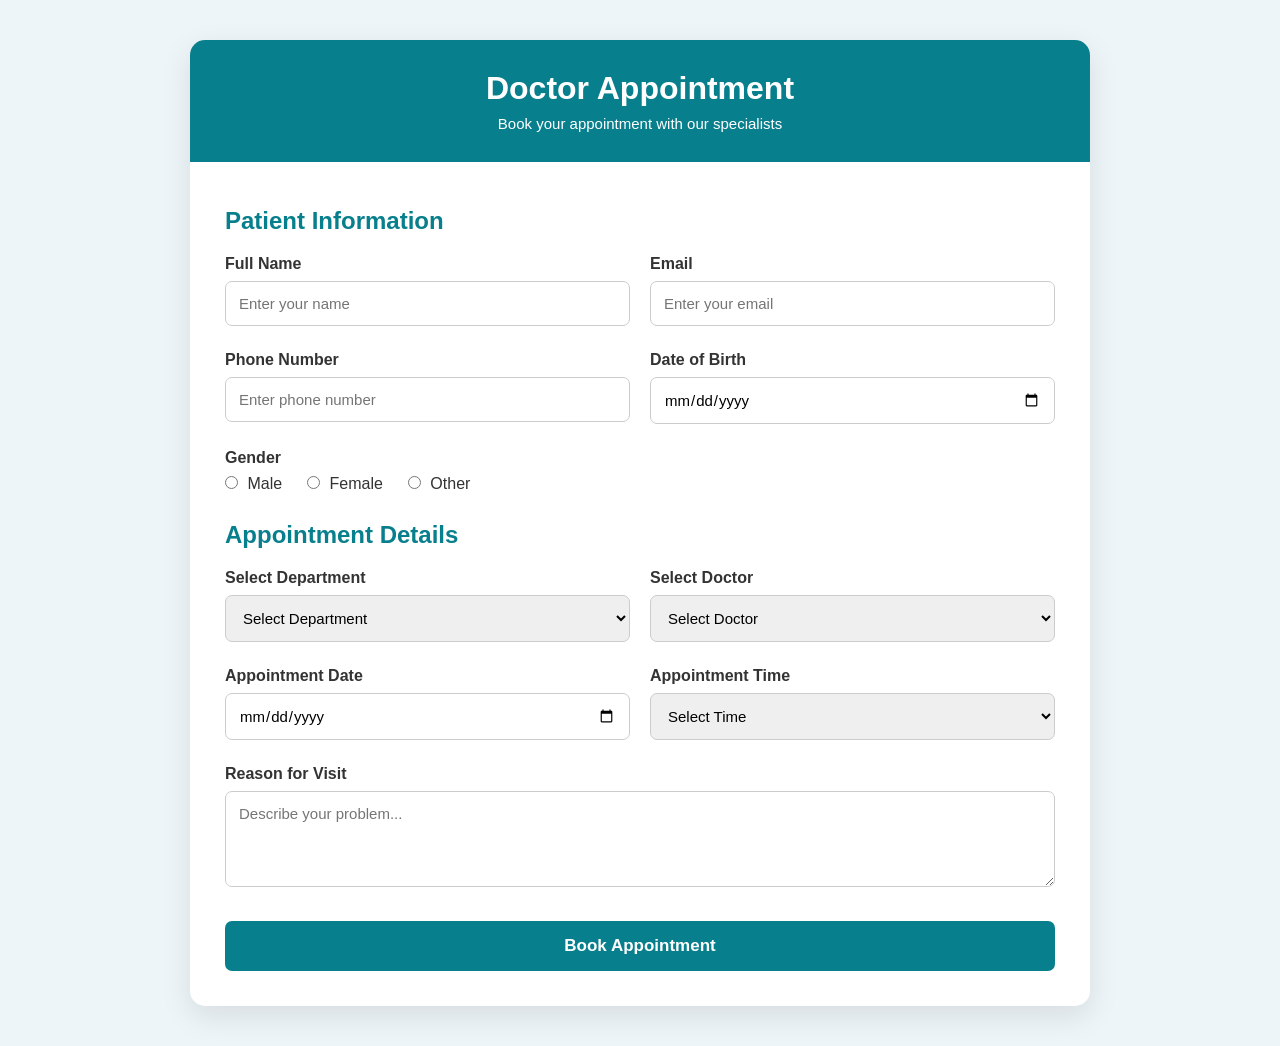
<file: index.html>
<!DOCTYPE html>
<html lang="en">
<head>
    <meta charset="UTF-8">
    <meta name="viewport" content="width=device-width, initial-scale=1.0">
    <title>Doctor Appointment</title>
    <link rel="stylesheet" href="style.css">
</head>
<body>

    <div class="container">

        <div class="header">
            <h1>Doctor Appointment</h1>
            <p>Book your appointment with our specialists</p>
        </div>

        <form id="appointmentForm">

            <h2>Patient Information</h2>

            <div class="form-row">
                <div class="form-group">
                    <label>Full Name</label>
                    <input type="text" id="name" placeholder="Enter your name">
                    <small id="nameError"></small>
                </div>

                <div class="form-group">
                    <label>Email</label>
                    <input type="email" id="email" placeholder="Enter your email">
                    <small id="emailError"></small>
                </div>
            </div>

            <div class="form-row">
                <div class="form-group">
                    <label>Phone Number</label>
                    <input type="tel" id="phone" placeholder="Enter phone number">
                    <small id="phoneError"></small>
                </div>

                <div class="form-group">
                    <label>Date of Birth</label>
                    <input type="date" id="dob">
                    <small id="dobError"></small>
                </div>
            </div>

            <div class="form-group">
                <label>Gender</label>

                <div class="gender">
                    <label>
                        <input type="radio" name="gender" value="Male">
                        Male
                    </label>

                    <label>
                        <input type="radio" name="gender" value="Female">
                        Female
                    </label>

                    <label>
                        <input type="radio" name="gender" value="Other">
                        Other
                    </label>
                </div>
            </div>

            <h2>Appointment Details</h2>

            <div class="form-row">
                <div class="form-group">
                    <label>Select Department</label>

                    <select id="department">
                        <option value="">Select Department</option>
                        <option value="Cardiology">Cardiology</option>
                        <option value="Dermatology">Dermatology</option>
                        <option value="Neurology">Neurology</option>
                        <option value="Orthopedics">Orthopedics</option>
                        <option value="Dentist">Dentist</option>
                    </select>

                    <small id="departmentError"></small>
                </div>

                <div class="form-group">
                    <label>Select Doctor</label>

                    <select id="doctor">
                        <option value="">Select Doctor</option>
                        <option value="Dr. Sharma">Dr. Sharma</option>
                        <option value="Dr. Priya">Dr. Priya</option>
                        <option value="Dr. Raj">Dr. Raj</option>
                        <option value="Dr. Anjali">Dr. Anjali</option>
                    </select>

                    <small id="doctorError"></small>
                </div>
            </div>

            <div class="form-row">
                <div class="form-group">
                    <label>Appointment Date</label>
                    <input type="date" id="appointmentDate">
                    <small id="dateError"></small>
                </div>

                <div class="form-group">
                    <label>Appointment Time</label>
                    <select id="time">
                        <option value="">Select Time</option>
                        <option value="10:00 AM">10:00 AM</option>
                        <option value="11:00 AM">11:00 AM</option>
                        <option value="12:00 PM">12:00 PM</option>
                        <option value="02:00 PM">02:00 PM</option>
                        <option value="03:00 PM">03:00 PM</option>
                        <option value="04:00 PM">04:00 PM</option>
                    </select>

                    <small id="timeError"></small>
                </div>
            </div>

            <div class="form-group">
                <label>Reason for Visit</label>
                <textarea id="message" rows="4"
                    placeholder="Describe your problem..."></textarea>
            </div>

            <button type="submit">Book Appointment</button>

        </form>

        <div id="successMessage" class="success">
            <h2>Appointment Booked Successfully!</h2>
            <p id="appointmentInfo"></p>
        </div>

    </div>

    <script src="script.js"></script>

</body>
</html>
</file>
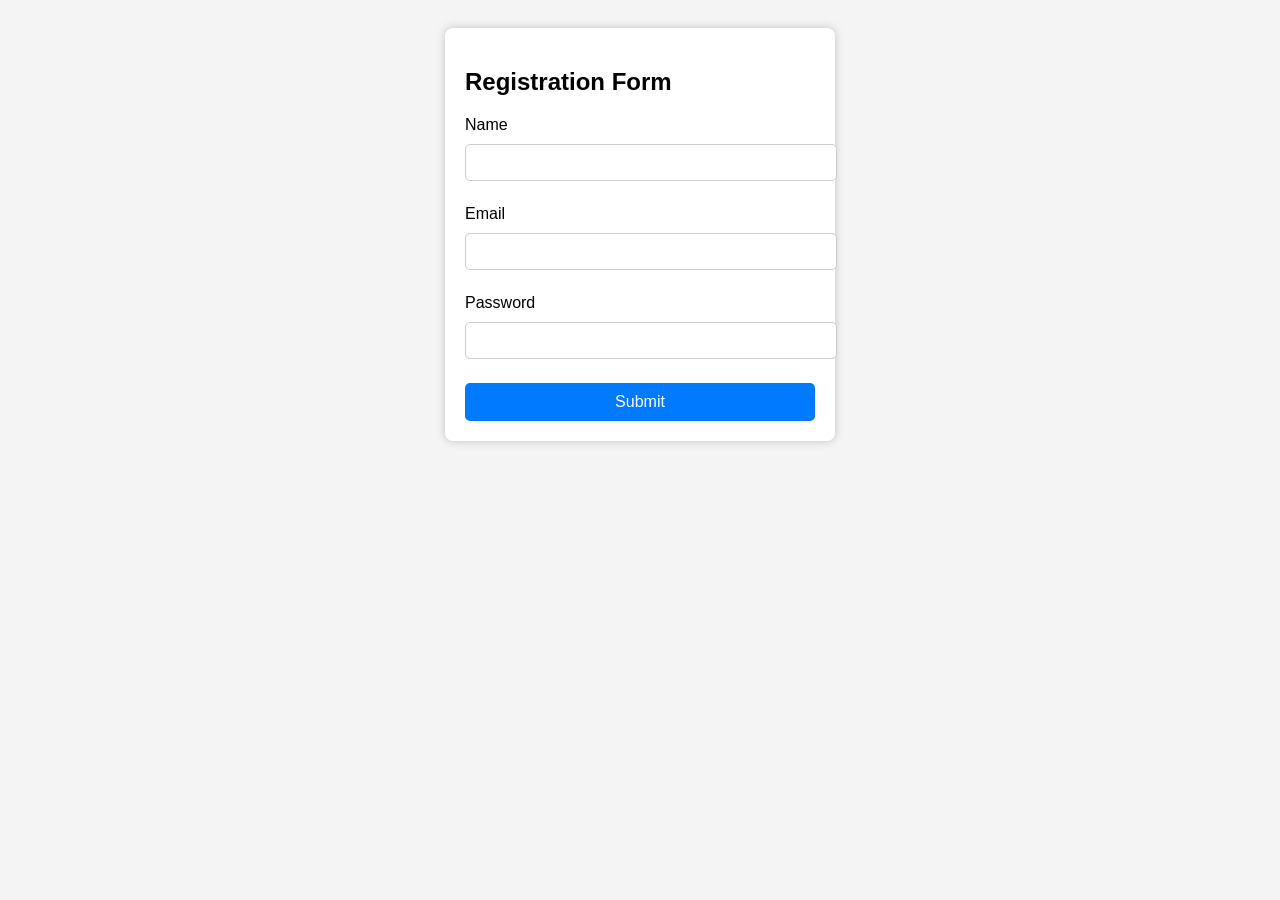
<file: form.html>
<!DOCTYPE html>
<html lang="en">
<head>
    <meta charset="UTF-8">
    <meta name="viewport" content="width=device-width, initial-scale=1.0">
    <title>Form Validation Example</title>

    <style>
        body {
            font-family: Arial, sans-serif;
            background: #f4f4f4;
            padding: 20px;
        }

        .container {
            width: 350px;
            margin: auto;
            background: white;
            padding: 20px;
            border-radius: 8px;
            box-shadow: 0 0 10px rgba(0,0,0,0.2);
        }

        input {
            width: 100%;
            padding: 10px;
            margin: 10px 0;
            border: 1px solid #ccc;
            border-radius: 5px;
        }

        .error {
            color: red;
            font-size: 14px;
        }

        button {
            width: 100%;
            padding: 10px;
            background: #007bff;
            color: white;
            border: none;
            border-radius: 5px;
            cursor: pointer;
            font-size: 16px;
        }

        button:hover {
            background: #0056b3;
        }
    </style>

</head>
<body>

    <div class="container">
        <h2>Registration Form</h2>

        <form id="myForm" onsubmit="return validateForm()">

            <label>Name</label>
            <input type="text" id="name">
            <p id="nameError" class="error"></p>

            <label>Email</label>
            <input type="text" id="email">
            <p id="emailError" class="error"></p>

            <label>Password</label>
            <input type="password" id="password">
            <p id="passwordError" class="error"></p>

            <button type="submit" onblur="">Submit</button>
        </form>
    </div>

    <script>
        function validateForm() {

            let name = document.getElementById("name").value.trim();
            let email = document.getElementById("email").value.trim();
            let password = document.getElementById("password").value.trim();

            let nameError = document.getElementById("nameError");
            let emailError = document.getElementById("emailError");
            let passwordError = document.getElementById("passwordError");

            let isValid = true;

            // Reset old errors
            nameError.textContent = "";
            emailError.textContent = "";
            passwordError.textContent = "";

            // Name Validation
            if (name === "") {
                nameError.textContent = "Name cannot be empty";
                isValid = false;
            }

            // Email Validation
            let emailPattern = /^[^\s@]+@[^\s@]+\.[^\s@]+$/;
            if (email === "") {
                emailError.textContent = "Email cannot be empty";
                isValid = false;
            } else if (!emailPattern.test(email)) {
                emailError.textContent = "Enter a valid email address";
                isValid = false;
            }

            // Password Validation
            if (password === "") {
                passwordError.textContent = "Password cannot be empty";
                isValid = false;
            } else if (password.length < 6) {
                passwordError.textContent = "Password must be at least 6 characters";
                isValid = false;
            }

            return isValid;
        }
    </script>

</body>
</html>
</file>
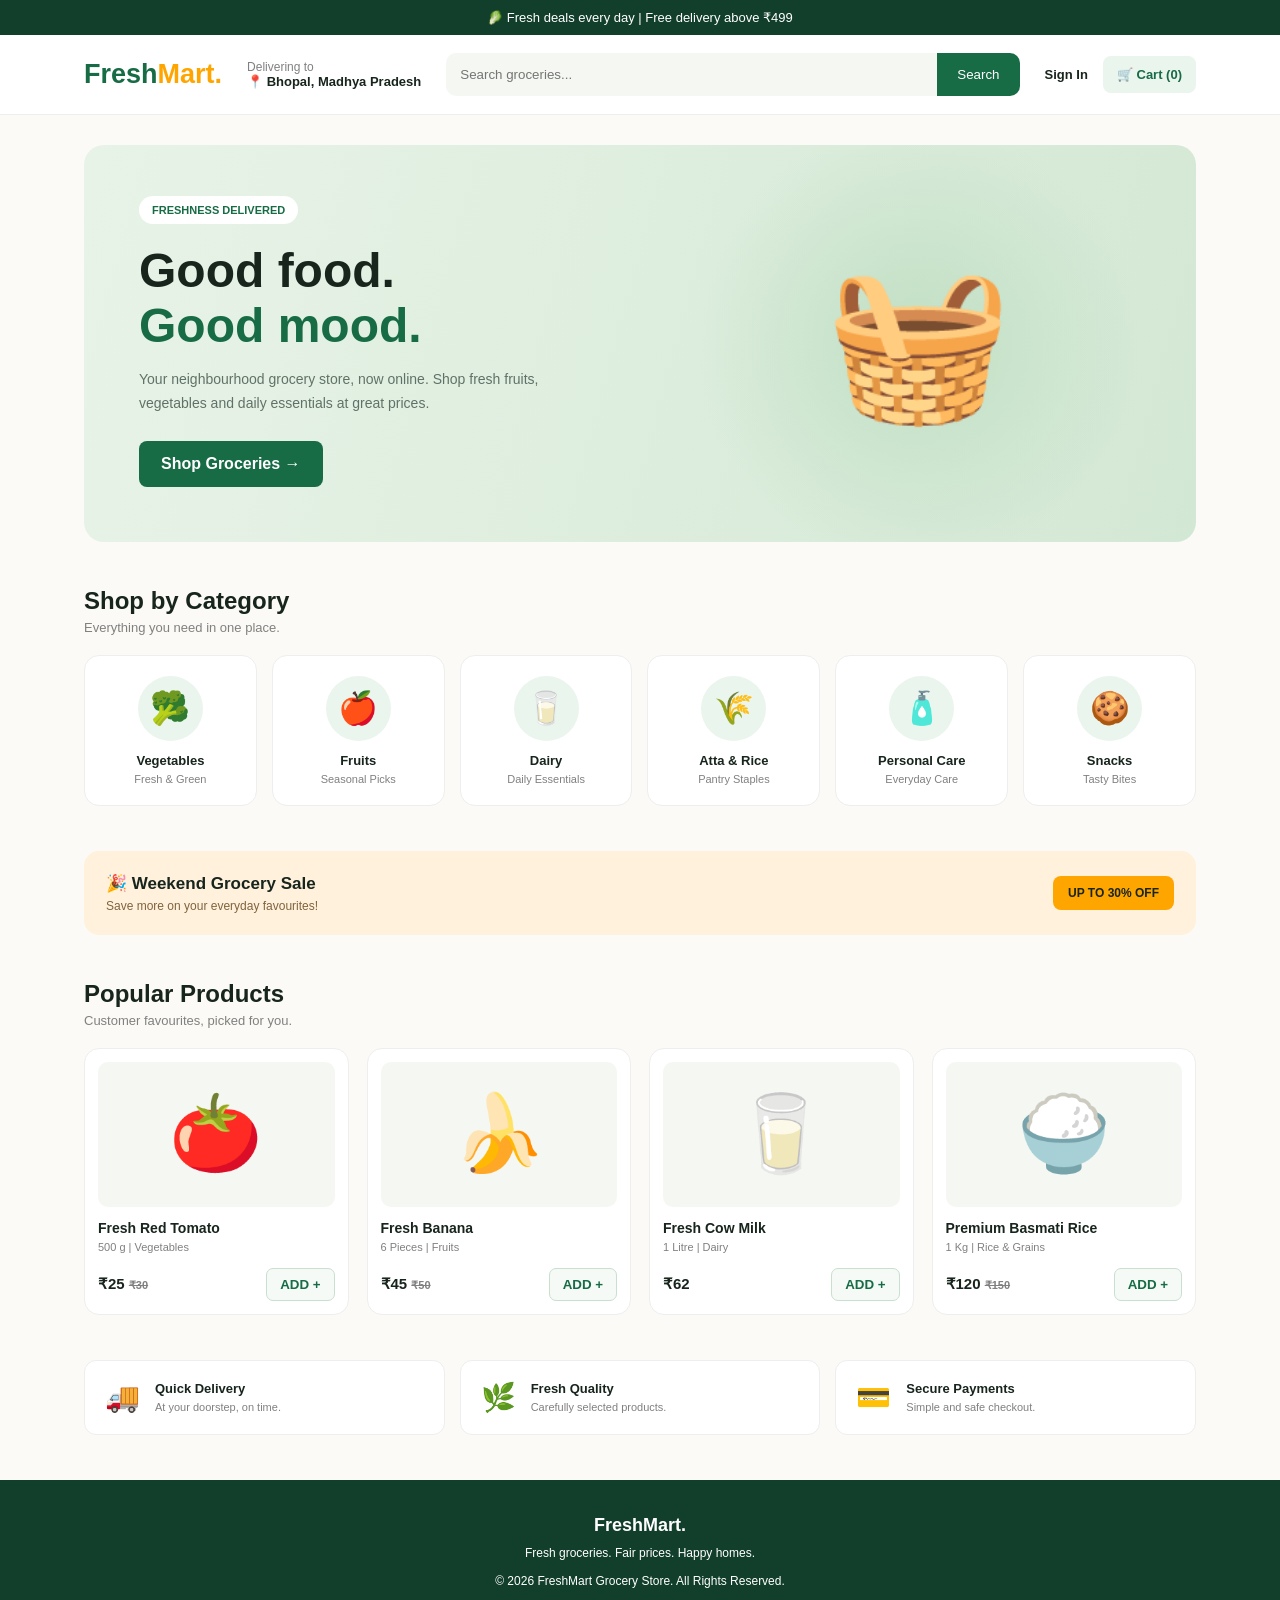
<file: kirana.html>
<!DOCTYPE html>
<html lang="en">
<head>
    <meta charset="UTF-8">
    <meta name="viewport" content="width=device-width, initial-scale=1.0">
    <title>FreshMart - Grocery Store</title>

    <style>
        * {
            margin: 0;
            padding: 0;
            box-sizing: border-box;
        }

        body {
            font-family: Arial, sans-serif;
            background: #fbfaf6;
            color: #17251d;
        }

        a {
            text-decoration: none;
            color: inherit;
        }

        /* Top Bar */
        .topbar {
            background: #123f2c;
            color: white;
            text-align: center;
            padding: 10px;
            font-size: 13px;
        }

        /* Navbar */
        header {
            background: white;
            border-bottom: 1px solid #eee;
            position: sticky;
            top: 0;
            z-index: 10;
        }

        .navbar {
            max-width: 1160px;
            margin: auto;
            padding: 18px 24px;
            display: flex;
            align-items: center;
            gap: 25px;
        }

        .logo {
            font-size: 27px;
            font-weight: bold;
            color: #176b45;
        }

        .logo span {
            color: orange;
        }

        .location {
            font-size: 12px;
            color: gray;
        }

        .location b {
            display: block;
            color: #17251d;
            font-size: 13px;
        }

        .search {
            flex: 1;
            display: flex;
            background: #f5f7f3;
            border-radius: 10px;
            overflow: hidden;
        }

        .search input {
            width: 100%;
            padding: 14px;
            border: none;
            outline: none;
            background: transparent;
        }

        .search button {
            padding: 12px 20px;
            background: #176b45;
            color: white;
            border: none;
            cursor: pointer;
        }

        .nav-links {
            display: flex;
            align-items: center;
            gap: 15px;
            font-size: 13px;
            font-weight: bold;
        }

        .cart {
            background: #eaf5ee;
            color: #176b45;
            padding: 11px 14px;
            border-radius: 8px;
        }

        /* Hero Section */
        .hero-container {
            max-width: 1160px;
            margin: 30px auto;
            padding: 0 24px;
        }

        .hero {
            min-height: 350px;
            border-radius: 20px;
            background: linear-gradient(
                105deg,
                #e8f3e8,
                #d3e8d4
            );
            display: grid;
            grid-template-columns: 1fr 1fr;
            overflow: hidden;
        }

        .hero-content {
            padding: 55px;
        }

        .tag {
            background: white;
            color: #176b45;
            padding: 8px 13px;
            border-radius: 20px;
            font-size: 11px;
            font-weight: bold;
        }

        .hero h1 {
            font-size: 48px;
            margin: 25px 0 15px;
            line-height: 1.15;
        }

        .hero h1 span {
            color: #176b45;
        }

        .hero p {
            color: #607267;
            font-size: 14px;
            line-height: 1.7;
        }

        .shop-btn {
            display: inline-block;
            margin-top: 25px;
            background: #176b45;
            color: white;
            padding: 14px 22px;
            border-radius: 8px;
            font-weight: bold;
        }

        .hero-image {
            display: flex;
            justify-content: center;
            align-items: center;
            font-size: 150px;
            background: radial-gradient(
                circle,
                #c1dfc4,
                transparent 65%
            );
        }

        /* Common Section */
        .section {
            max-width: 1160px;
            margin: 45px auto;
            padding: 0 24px;
        }

        .section-heading {
            margin-bottom: 20px;
        }

        .section-heading h2 {
            font-size: 24px;
            margin-bottom: 5px;
        }

        .section-heading p {
            color: gray;
            font-size: 13px;
        }

        /* Categories */
        .categories {
            display: grid;
            grid-template-columns: repeat(6, 1fr);
            gap: 15px;
        }

        .category {
            background: white;
            border: 1px solid #eee;
            border-radius: 15px;
            padding: 20px 10px;
            text-align: center;
            transition: 0.3s;
        }

        .category:hover {
            transform: translateY(-5px);
            box-shadow: 0 8px 20px #0001;
        }

        .category-icon {
            width: 65px;
            height: 65px;
            background: #eaf5ee;
            border-radius: 50%;
            display: grid;
            place-items: center;
            margin: auto auto 12px;
            font-size: 32px;
        }

        .category h3 {
            font-size: 13px;
        }

        .category p {
            font-size: 11px;
            color: gray;
            margin-top: 5px;
        }

        /* Offer Banner */
        .offer {
            max-width: 1112px;
            margin: 40px auto;
            padding: 22px;
            background: #fff1dc;
            border-radius: 15px;
            display: flex;
            justify-content: space-between;
            align-items: center;
        }

        .offer h3 {
            font-size: 17px;
        }

        .offer p {
            color: #80633d;
            font-size: 12px;
            margin-top: 5px;
        }

        .discount {
            background: orange;
            padding: 10px 15px;
            border-radius: 8px;
            font-size: 12px;
            font-weight: bold;
        }

        /* Products */
        .products {
            display: grid;
            grid-template-columns: repeat(4, 1fr);
            gap: 18px;
        }

        .product {
            background: white;
            border: 1px solid #eee;
            padding: 13px;
            border-radius: 15px;
            transition: 0.3s;
        }

        .product:hover {
            transform: translateY(-5px);
            box-shadow: 0 8px 20px #0001;
        }

        .product-image {
            height: 145px;
            background: #f5f8f2;
            border-radius: 10px;
            display: grid;
            place-items: center;
            font-size: 75px;
        }

        .product h3 {
            font-size: 14px;
            margin-top: 13px;
        }

        .weight {
            font-size: 11px;
            color: gray;
            margin-top: 5px;
        }

        .price-row {
            display: flex;
            justify-content: space-between;
            align-items: center;
            margin-top: 15px;
        }

        .price {
            font-size: 15px;
            font-weight: bold;
        }

        .old-price {
            color: gray;
            text-decoration: line-through;
            font-size: 11px;
        }

        .add-btn {
            background: #f5faf6;
            color: #176b45;
            border: 1px solid #c9dfd0;
            padding: 8px 13px;
            border-radius: 7px;
            font-weight: bold;
            cursor: pointer;
        }

        /* Benefits */
        .benefits {
            max-width: 1160px;
            margin: 45px auto;
            padding: 0 24px;
            display: grid;
            grid-template-columns: repeat(3, 1fr);
            gap: 15px;
        }

        .benefit {
            background: white;
            border: 1px solid #eee;
            border-radius: 12px;
            padding: 20px;
            display: flex;
            align-items: center;
            gap: 15px;
        }

        .benefit-icon {
            font-size: 28px;
        }

        .benefit h3 {
            font-size: 13px;
        }

        .benefit p {
            font-size: 11px;
            color: gray;
            margin-top: 5px;
        }

        /* Footer */
        footer {
            background: #123f2c;
            color: white;
            text-align: center;
            padding: 35px 20px;
            font-size: 12px;
        }

        footer h2 {
            margin-bottom: 10px;
        }

        /* Responsive Design */
        @media(max-width: 800px) {

            .navbar {
                flex-wrap: wrap;
                gap: 15px;
            }

            .location {
                display: none;
            }

            .search {
                order: 3;
                flex-basis: 100%;
            }

            .nav-links {
                margin-left: auto;
            }

            .hero {
                grid-template-columns: 1fr;
            }

            .hero-content {
                padding: 35px;
            }

            .hero h1 {
                font-size: 38px;
            }

            .hero-image {
                min-height: 200px;
            }

            .categories {
                grid-template-columns: repeat(3, 1fr);
            }

            .products {
                grid-template-columns: repeat(2, 1fr);
            }

            .benefits {
                grid-template-columns: 1fr;
            }

            .offer {
                margin: 30px 20px;
            }
        }

        @media(max-width: 420px) {

            .hero-content {
                padding: 25px;
            }

            .hero h1 {
                font-size: 32px;
            }

            .categories {
                gap: 8px;
            }

            .category {
                padding: 13px 5px;
            }

            .category-icon {
                width: 50px;
                height: 50px;
                font-size: 25px;
            }

            .products {
                gap: 10px;
            }

            .product-image {
                height: 110px;
                font-size: 55px;
            }
        }

    </style>
</head>

<body>

    <!-- Top Bar -->
    <div class="topbar">
        🥬 Fresh deals every day | Free delivery above ₹499
    </div>

    <!-- Navbar -->
    <header>
        <nav class="navbar">

            <a href="#" class="logo">
                Fresh<span>Mart.</span>
            </a>

            <div class="location">
                Delivering to
                <b>📍 Bhopal, Madhya Pradesh</b>
            </div>

            <form class="search" onsubmit="return false">
                <input
                    type="search"
                    placeholder="Search groceries..."
                >
                <button type="submit">Search</button>
            </form>

            <div class="nav-links">
                <a href="#">Sign In</a>
                <a href="#" class="cart">🛒 Cart (0)</a>
            </div>

        </nav>
    </header>

    <!-- Hero Section -->
    <div class="hero-container">

        <section class="hero">

            <div class="hero-content">

                <span class="tag">
                    FRESHNESS DELIVERED
                </span>

                <h1>
                    Good food.<br>
                    <span>Good mood.</span>
                </h1>

                <p>
                    Your neighbourhood grocery store,
                    now online. Shop fresh fruits,
                    vegetables and daily essentials
                    at great prices.
                </p>

                <a href="#products" class="shop-btn">
                    Shop Groceries →
                </a>

            </div>

            <div class="hero-image">
                🧺
            </div>

        </section>

    </div>

    <!-- Categories -->
    <section class="section">

        <div class="section-heading">
            <h2>Shop by Category</h2>
            <p>Everything you need in one place.</p>
        </div>

        <div class="categories">

            <a href="#products" class="category">
                <div class="category-icon">🥦</div>
                <h3>Vegetables</h3>
                <p>Fresh & Green</p>
            </a>

            <a href="#products" class="category">
                <div class="category-icon">🍎</div>
                <h3>Fruits</h3>
                <p>Seasonal Picks</p>
            </a>

            <a href="#products" class="category">
                <div class="category-icon">🥛</div>
                <h3>Dairy</h3>
                <p>Daily Essentials</p>
            </a>

            <a href="#products" class="category">
                <div class="category-icon">🌾</div>
                <h3>Atta & Rice</h3>
                <p>Pantry Staples</p>
            </a>

            <a href="#products" class="category">
                <div class="category-icon">🧴</div>
                <h3>Personal Care</h3>
                <p>Everyday Care</p>
            </a>

            <a href="#products" class="category">
                <div class="category-icon">🍪</div>
                <h3>Snacks</h3>
                <p>Tasty Bites</p>
            </a>

        </div>

    </section>

    <!-- Offer Banner -->
    <div class="offer">

        <div>
            <h3>🎉 Weekend Grocery Sale</h3>
            <p>Save more on your everyday favourites!</p>
        </div>

        <div class="discount">
            UP TO 30% OFF
        </div>

    </div>

    <!-- Products -->
    <section class="section" id="products">

        <div class="section-heading">
            <h2>Popular Products</h2>
            <p>Customer favourites, picked for you.</p>
        </div>

        <div class="products">

            <!-- Product 1 -->
            <div class="product">

                <div class="product-image">
                    🍅
                </div>

                <h3>Fresh Red Tomato</h3>

                <p class="weight">
                    500 g | Vegetables
                </p>

                <div class="price-row">

                    <div class="price">
                        ₹25
                        <span class="old-price">₹30</span>
                    </div>

                    <button class="add-btn">
                        ADD +
                    </button>

                </div>

            </div>

            <!-- Product 2 -->
            <div class="product">

                <div class="product-image">
                    🍌
                </div>

                <h3>Fresh Banana</h3>

                <p class="weight">
                    6 Pieces | Fruits
                </p>

                <div class="price-row">

                    <div class="price">
                        ₹45
                        <span class="old-price">₹50</span>
                    </div>

                    <button class="add-btn">
                        ADD +
                    </button>

                </div>

            </div>

            <!-- Product 3 -->
            <div class="product">

                <div class="product-image">
                    🥛
                </div>

                <h3>Fresh Cow Milk</h3>

                <p class="weight">
                    1 Litre | Dairy
                </p>

                <div class="price-row">

                    <div class="price">
                        ₹62
                    </div>

                    <button class="add-btn">
                        ADD +
                    </button>

                </div>

            </div>

            <!-- Product 4 -->
            <div class="product">

                <div class="product-image">
                    🍚
                </div>

                <h3>Premium Basmati Rice</h3>

                <p class="weight">
                    1 Kg | Rice & Grains
                </p>

                <div class="price-row">

                    <div class="price">
                        ₹120
                        <span class="old-price">₹150</span>
                    </div>

                    <button class="add-btn">
                        ADD +
                    </button>

                </div>

            </div>

        </div>

    </section>

    <!-- Benefits -->
    <section class="benefits">

        <div class="benefit">

            <div class="benefit-icon">🚚</div>

            <div>
                <h3>Quick Delivery</h3>
                <p>At your doorstep, on time.</p>
            </div>

        </div>

        <div class="benefit">

            <div class="benefit-icon">🌿</div>

            <div>
                <h3>Fresh Quality</h3>
                <p>Carefully selected products.</p>
            </div>

        </div>

        <div class="benefit">

            <div class="benefit-icon">💳</div>

            <div>
                <h3>Secure Payments</h3>
                <p>Simple and safe checkout.</p>
            </div>

        </div>

    </section>

    <!-- Footer -->
    <footer>

        <h2>FreshMart.</h2>

        <p>
            Fresh groceries. Fair prices. Happy homes.
        </p>

        <br>

        <p>
            © 2026 FreshMart Grocery Store.
            All Rights Reserved.
        </p>

    </footer>

</body>
</html>
</file>
<file: style.css>
* {
    margin: 0;
    padding: 0;
    box-sizing: border-box;
    font-family: Arial, sans-serif;
}

body {
    background: #eef5f9;
    min-height: 100vh;
    padding: 40px 20px;
}

.container {
    max-width: 900px;
    margin: auto;
    background: white;
    border-radius: 15px;
    overflow: hidden;
    box-shadow: 0 10px 30px rgba(0, 0, 0, 0.1);
}

.header {
    background: #087f8c;
    color: white;
    text-align: center;
    padding: 30px;
}

.header h1 {
    font-size: 32px;
    margin-bottom: 8px;
}

.header p {
    font-size: 15px;
}

form {
    padding: 35px;
}

h2 {
    color: #087f8c;
    margin-bottom: 20px;
    margin-top: 10px;
}

.form-row {
    display: flex;
    gap: 20px;
}

.form-group {
    flex: 1;
    margin-bottom: 20px;
}

.form-group label {
    display: block;
    font-weight: bold;
    margin-bottom: 8px;
    color: #333;
}

input,
select,
textarea {
    width: 100%;
    padding: 13px;
    border: 1px solid #ccc;
    border-radius: 7px;
    outline: none;
    font-size: 15px;
}

input:focus,
select:focus,
textarea:focus {
    border-color: #087f8c;
}

textarea {
    resize: vertical;
}

.gender {
    display: flex;
    gap: 25px;
}

.gender label {
    font-weight: normal;
}

.gender input {
    width: auto;
    margin-right: 5px;
}

small {
    color: red;
    display: block;
    margin-top: 5px;
}

button {
    width: 100%;
    padding: 15px;
    background: #087f8c;
    color: white;
    border: none;
    border-radius: 7px;
    font-size: 17px;
    font-weight: bold;
    cursor: pointer;
    margin-top: 10px;
}

button:hover {
    background: #05656f;
}

.success {
    display: none;
    margin: 0 35px 35px;
    padding: 25px;
    background: #e7f8ed;
    border: 1px solid #42a86b;
    border-radius: 10px;
    text-align: center;
}

.success h2 {
    color: #218838;
    margin-bottom: 10px;
}

.success p {
    color: #333;
    line-height: 1.7;
}

/* Mobile */

@media (max-width: 700px) {

    .form-row {
        flex-direction: column;
        gap: 0;
    }

    form {
        padding: 25px;
    }

    .gender {
        flex-direction: column;
        gap: 10px;
    }

    .header h1 {
        font-size: 26px;
    }
}
</file>
